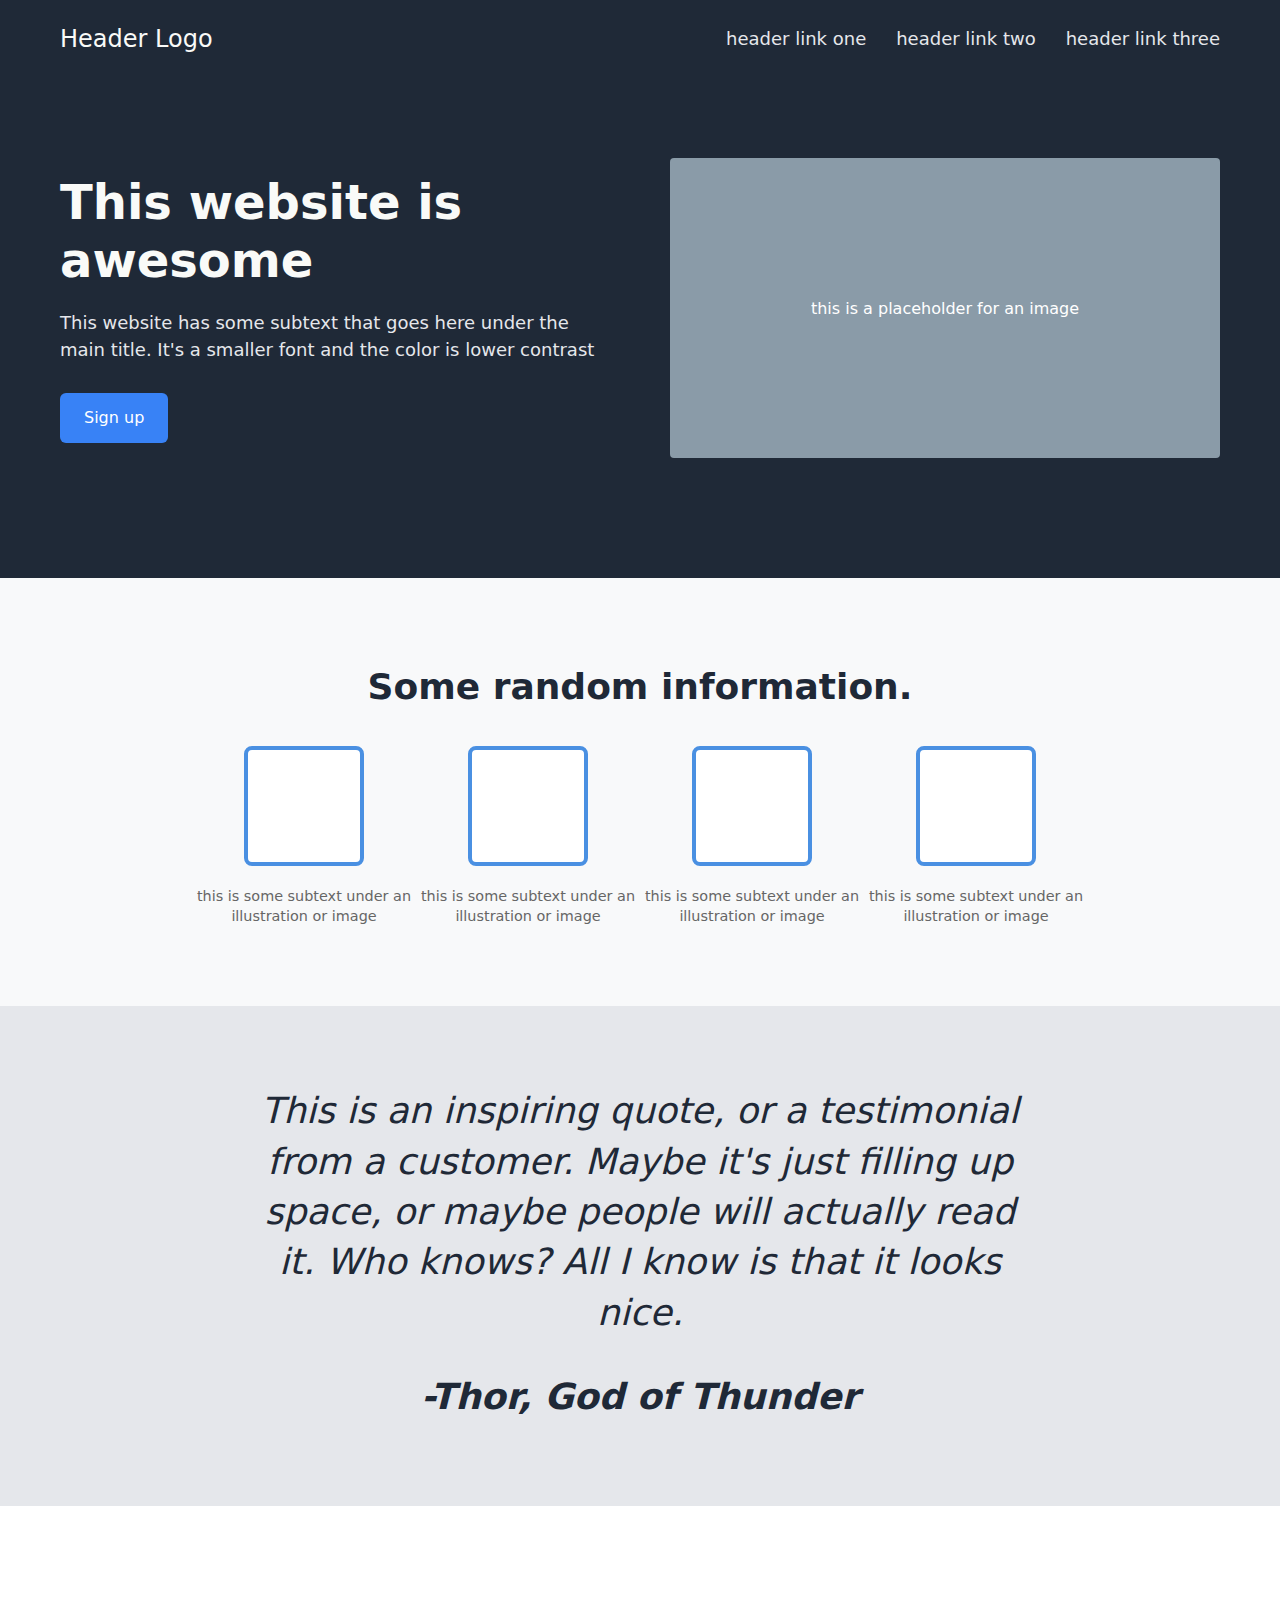
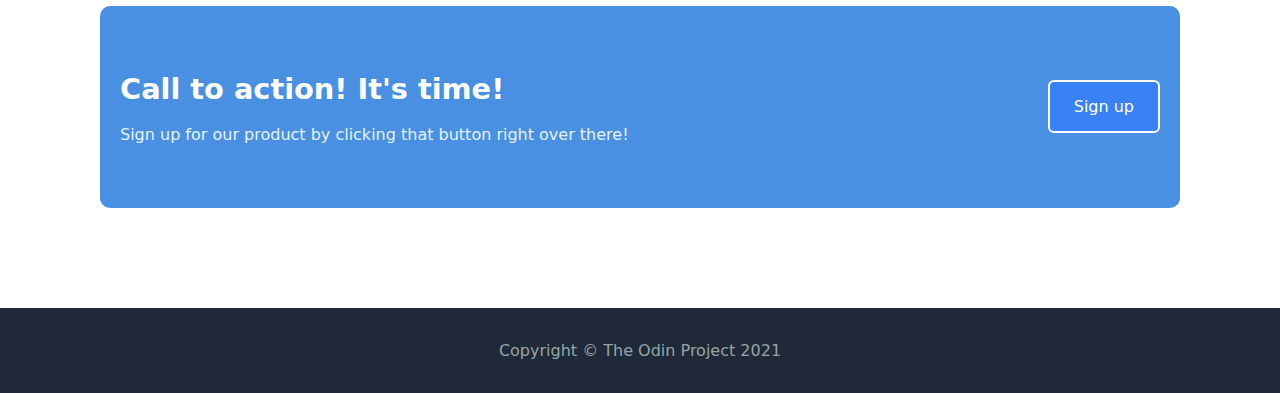
<file: Landing-page/index.html>
<!DOCTYPE html>
<html lang="en">
<head>
    <meta charset="UTF-8">
    <meta name="viewport" content="width=device-width, initial-scale=1.0">
    <title>Awesome Website</title>
    <link rel="stylesheet" href="style.css"/>
</head>
<body>

    <header class="header">
        <div class="header-container">
            <div class="logo">Header Logo</div>
            <nav class="nav-links">
                <a href="#">header link one</a>
                <a href="#">header link two</a>
                <a href="#">header link three</a>
            </nav>
        </div>
    </header>

    <section class="hero">
        <div class="hero-container">
            <div class="hero-content">
                <h1>This website is awesome</h1>
                <p>This website has some subtext that goes here under the main title. It's a smaller font and the color is lower contrast</p>
                <a href="#" class="btn-primary">Sign up</a>
            </div>
            <div class="hero-image">
                this is a placeholder for an image
            </div>
        </div>
    </section>

    <section class="features">
        <div class="features-container">
            <h2>Some random information.</h2>
            <div class="features-grid">
                <div class="feature-item">
                    <div class="feature-box"></div>
                    <p>this is some subtext under an illustration or image</p>
                </div>
                <div class="feature-item">
                    <div class="feature-box"></div>
                    <p>this is some subtext under an illustration or image</p>
                </div>
                <div class="feature-item">
                    <div class="feature-box"></div>
                    <p>this is some subtext under an illustration or image</p>
                </div>
                <div class="feature-item">
                    <div class="feature-box"></div>
                    <p>this is some subtext under an illustration or image</p>
                </div>
            </div>
        </div>
    </section>

    <section class="testimonial">
        <div class="testimonial-container">
            <blockquote class="testimonial-quote">
                This is an inspiring quote, or a testimonial from a customer. Maybe it's just filling up space, or maybe people will actually read it. Who knows? All I know is that it looks nice.
            </blockquote>
            <div class="testimonial-author">-Thor, God of Thunder</div>
        </div>
    </section>

    <section class="cta">
        <div class="cta-container">
            <div class="cta-content">
                <h3>Call to action! It's time!</h3>
                <p>Sign up for our product by clicking that button right over there!</p>
            </div>
            <a href="#" class="btn-secondary">Sign up</a>
        </div>
    </section>

    <footer class="footer">
        <div class="footer-container">
            <p>Copyright © The Odin Project 2021</p>
        </div>
    </footer>
    
</body>
</html>
</file>
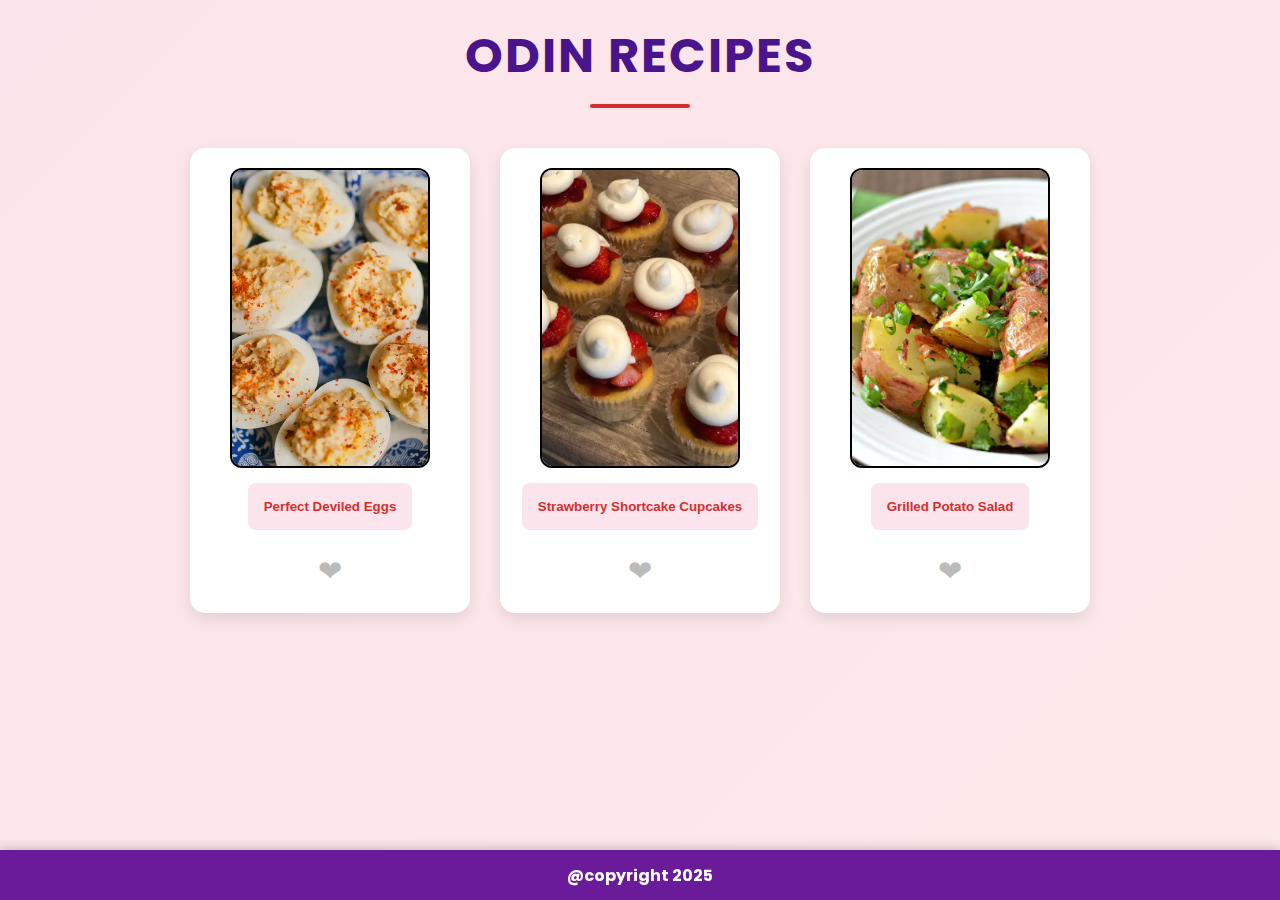
<file: odin-recipes/index.html>
<!DOCTYPE html>
<html lang="en">
<head>
    <meta charset="UTF-8">
    <meta name="viewport" content="width=device-width, initial-scale=1.0">
    <title>Project</title>
    <link rel="stylesheet" href="style.css">
</head>
<body>
    <h1 class="h1">Odin Recipes</h1>
    <ul class="main">

        <li>
            <a href="recipes/eggs.html">
                <img src="./recipes/egg.png" alt="Deviled Eggs">
                <button class="btn1">Perfect Deviled Eggs</button>
            </a>
            <div class="love-container">
                <input type="checkbox" id="love1">
                <label for="love1" class="love-btn">&#10084;</label>
                <span class="popup">Thanks for your love!</span>
            </div>
        </li>

        <li>
            <a href="recipes/cupcakes.html">
                <img src="./recipes/cupcakes.png" alt="Strawberry Cupcakes">
                <button class="btn1">Strawberry Shortcake Cupcakes</button>
            </a>
            <div class="love-container">
                <input type="checkbox" id="love2">
                <label for="love2" class="love-btn">&#10084;</label>
                <span class="popup">Thanks for your love!</span>
            </div>
        </li>

        <li>
            <a href="recipes/potato.html">
                <img src="./recipes/potato.png" alt="Grilled Potato Salad">
                <button class="btn1">Grilled Potato Salad</button>
            </a>
            <div class="love-container">
                <input type="checkbox" id="love3">
                <label for="love3" class="love-btn">&#10084;</label>
                <span class="popup">Thanks for your love!</span>
            </div>
        </li>

        <!-- <li>
            <a href="recipes/eggs.html">
                <img src="./recipes/egg.png" alt="Deviled Eggs">
                <button class="btn1">Perfect Deviled Eggs</button>
            </a>
            <div class="love-container">
                <input type="checkbox" id="love1">
                <label for="love1" class="love-btn">&#10084;</label>
                <span class="popup">Thanks for your love!</span>
            </div>
        </li>

        <li>
            <a href="recipes/cupcakes.html">
                <img src="./recipes/cupcakes.png" alt="Strawberry Cupcakes">
                <button class="btn1">Strawberry Shortcake Cupcakes</button>
            </a>
            <div class="love-container">
                <input type="checkbox" id="love2">
                <label for="love2" class="love-btn">&#10084;</label>
                <span class="popup">Thanks for your love!</span>
            </div>
        </li>

        <li>
            <a href="recipes/potato.html">
                <img src="./recipes/potato.png" alt="Grilled Potato Salad">
                <button class="btn1">Grilled Potato Salad</button>
            </a>
            <div class="love-container">
                <input type="checkbox" id="love3">
                <label for="love3" class="love-btn">&#10084;</label>
                <span class="popup">Thanks for your love!</span>
            </div>
        </li> -->

    </ul>   

    <footer class="cp">@copyright 2025</footer>
    
</body>
</html>
</file>
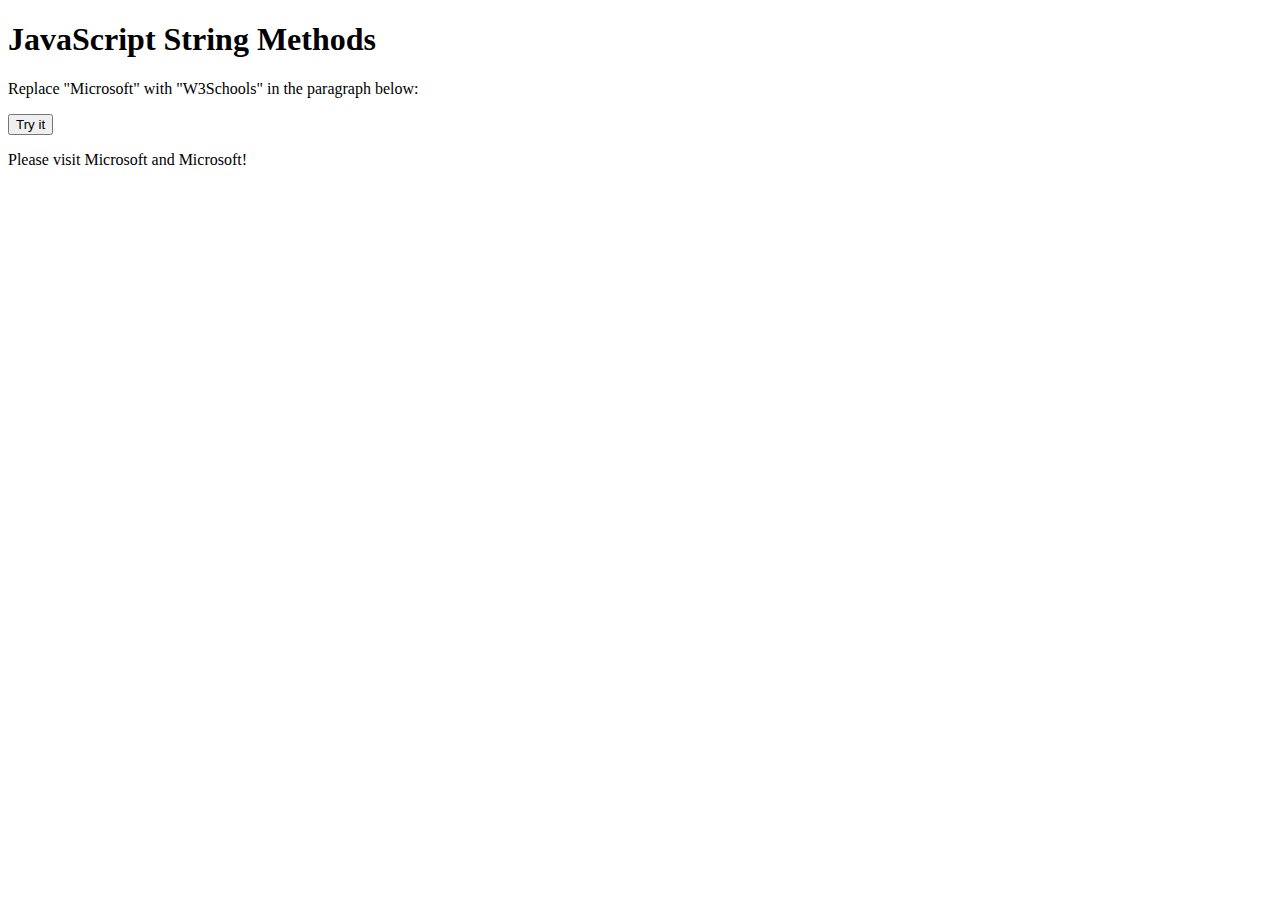
<file: JS Exercises/Assignments/index.html>
<!DOCTYPE html>
<html lang="en">
<head>
    <meta charset="UTF-8">
    <meta name="viewport" content="width=device-width, initial-scale=1.0">
    <title>JavaScript Assignment</title>
</head>
<body>

    <h1>JavaScript String Methods</h1>
    <p>Replace "Microsoft" with "W3Schools" in the paragraph below:</p>

    <button onclick="myFunction()">Try it</button>

    <p id="demo">Please visit Microsoft and Microsoft!</p>

    <script>

        // console.log(23+97);
        // console.log(54+23+67+89+10+20);
        // console.log( (4+6+9) / 77 );
        // let a = 10;
        // console.log(a);
        // a = 15;
        // console.log(a);
        // let b = 7 * a;
        // console.log(b);

        // Assignment 1
        // const max = 57;
        // const acutal = max - 13;
        // const percentage = acutal / max;
        // console.log(percentage);

        // Assignment 2
        // let name = 'John';
        // let admin = name;

        // alert(admin);

        // Assignment 3
        // const OurPlanetName = "Earth";
        // const CurrentUserName = "Pranav";

        // let x = 6;
        // let z = x ** 2;
        // console.log(z);

        // let x = 100/50*3;
        // console.log(x);

        // let x = 123;
        // let y = new Number(123);

        // console.log(x===y);

        // let myNumber = "74";
        // myNumber += 3;
        // myNumber = Number(myNumber) + 3;
        // console.log(myNumber);

        // Strings
        let text1 = "ABCDE|PRANAV";
        let text2 = "Please visit Microsoft and Microsoft";

        // let result = text1.replaceAll("ABCDE","EFGHI");
        // console.log(result)

        let result = text1.split("|");
        console.log(result);

        // let result = text2.repeat(2);
        // console.log(result);

        // let newtext = text2.replace("Mircrosoft","Pranav");
        // console.log(newtext);

        function myFunction() {
        let text = document.getElementById("demo").innerHTML; 
        document.getElementById("demo").innerHTML =
        text.replace("Microsoft","W3Schools");
        }

        // const originalString = "I like dogs because dogs are adorable!";
        // const newString = originalString.replaceAll("dogs", "cats");

        // console.log(originalString);
        // console.log(newString);  

        // let lw = text1.toLowerCase();
        // console.log(lw);
        
        // let text3 = text1.concat(" ", text2);
        // console.log(text3);

        // let fruits = "Apple,Banana,Orange";
        // let newtxt = fruits.slice(4,15);
        // let newtxt = fruits.substring(0,15);
        // let newtxt = fruits.substr(7,6);
        // console.log(newtxt);

        // let text = "5";

        // let padded = text.pad(5,"0"); padEnd, padStart.
        // console.log(padded)

        // let ans = text1.length;
        // console.log(ans);

        // let text4 = "    Namaste JS       ";
        // let tr = text4.trim();
        // console.log(tr);

        // let char = text1.charAt(1);
        // console.log(char);

        // let ch = text1.at(2);
        // console.log(ch);

        // let txt = text1[3];
        // console.log(txt);
            
    </script>
</body>
</html>
</file>
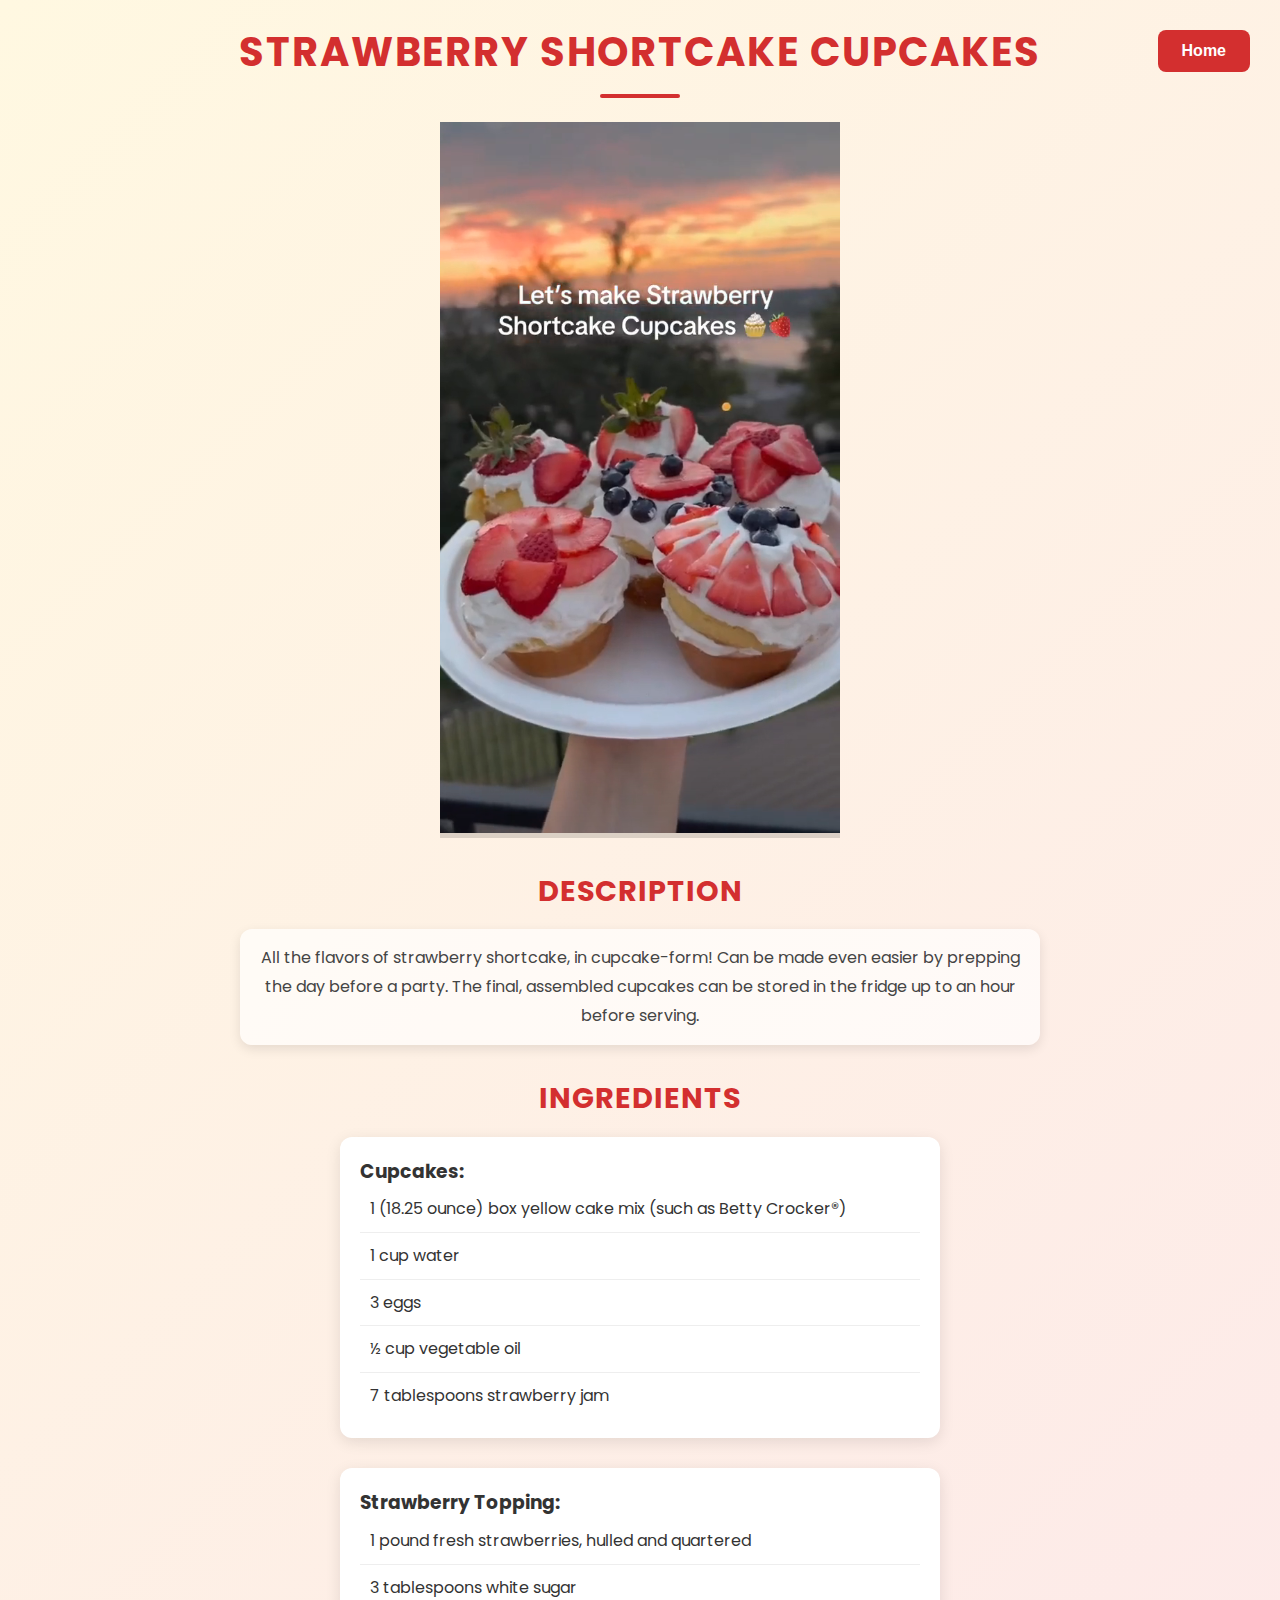
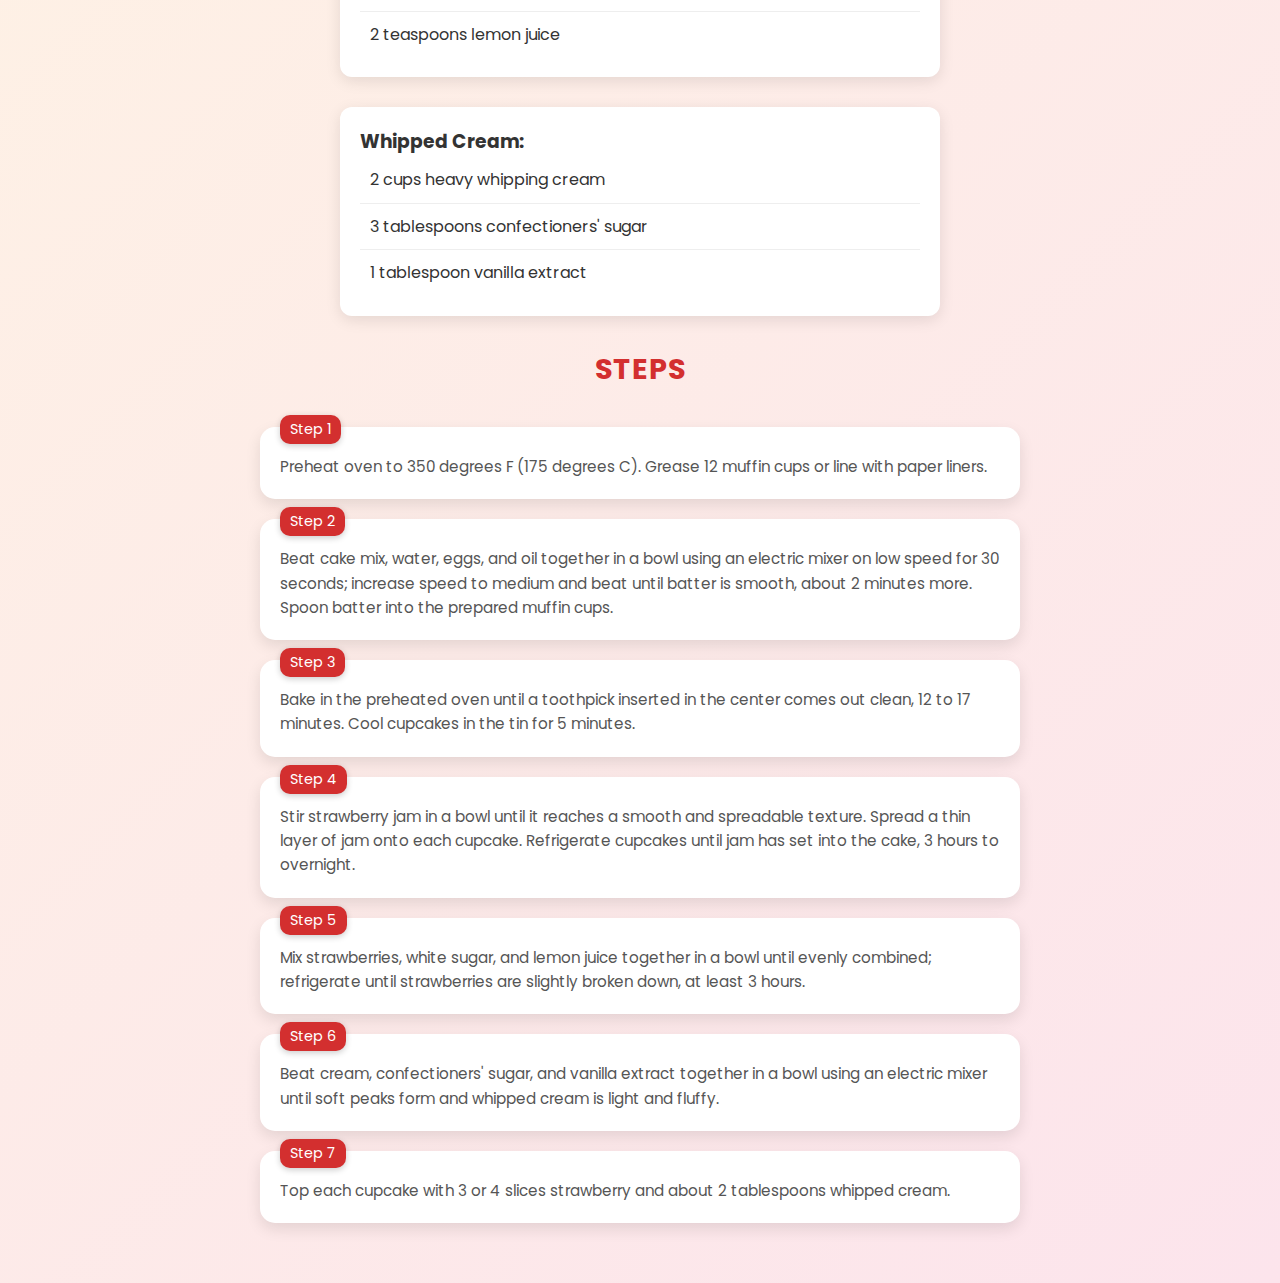
<file: odin-recipes/recipes/cupcakes.html>
<!DOCTYPE html>
<html lang="en">
  <head>
    <meta charset="UTF-8" />
    <meta name="viewport" content="width=device-width, initial-scale=1.0" />
    <title>Strawberry Shortcake Cupcakes</title>
    <link rel="stylesheet" href="style2.css" />
  </head>
  <body>

    <a href="../index.html">
      <button class="btn home-btn">Home</button>
    </a>

    <h1 class="h1">Strawberry Shortcake Cupcakes</h1>

    <video src="Cupcake(720p).mp4" controls autoplay muted loop class="v1"></video>

    <h2 class="h2">Description</h2>

    <p class="para">
      All the flavors of strawberry shortcake, in cupcake-form! Can be made even
      easier by prepping the day before a party. The final, assembled cupcakes
      can be stored in the fridge up to an hour before serving.
    </p>

    <h2 class="h2">Ingredients</h2>

    <ul class="main-1">
      <h3>Cupcakes:</h3>
      <li>1 (18.25 ounce) box yellow cake mix (such as Betty Crocker®)</li>
      <li>1 cup water</li>
      <li>3 eggs</li>
      <li>½ cup vegetable oil</li>
      <li>7 tablespoons strawberry jam</li>
    </ul>

    <ul class="main-1">
      <h3>Strawberry Topping:</h3>
      <li>1 pound fresh strawberries, hulled and quartered</li>
      <li>3 tablespoons white sugar</li>
      <li>2 teaspoons lemon juice</li>
    </ul>

    <ul class="main-1">
      <h3>Whipped Cream:</h3>
      <li>2 cups heavy whipping cream</li>
      <li>3 tablespoons confectioners' sugar</li>
      <li>1 tablespoon vanilla extract</li>
    </ul>

    <h2 class="h2">Steps</h2>
    <ol class="main-2">
      <li>
        <p>
          Preheat oven to 350 degrees F (175 degrees C). Grease 12 muffin cups
          or line with paper liners.
        </p>
      </li>
      <li>
        <p>
          Beat cake mix, water, eggs, and oil together in a bowl using an
          electric mixer on low speed for 30 seconds; increase speed to medium
          and beat until batter is smooth, about 2 minutes more. Spoon batter
          into the prepared muffin cups.
        </p>
      </li>
      <li>
        <p>
          Bake in the preheated oven until a toothpick inserted in the center
          comes out clean, 12 to 17 minutes. Cool cupcakes in the tin for 5
          minutes.
        </p>
      </li>
      <li>
        <p>
          Stir strawberry jam in a bowl until it reaches a smooth and spreadable
          texture. Spread a thin layer of jam onto each cupcake. Refrigerate
          cupcakes until jam has set into the cake, 3 hours to overnight.
        </p>
      </li>
      <li>
        <p>
          Mix strawberries, white sugar, and lemon juice together in a bowl
          until evenly combined; refrigerate until strawberries are slightly
          broken down, at least 3 hours.
        </p>
      </li>
      <li>
        <p>
          Beat cream, confectioners' sugar, and vanilla extract together in a
          bowl using an electric mixer until soft peaks form and whipped cream
          is light and fluffy.
        </p>    
      </li>
      <li>
        <p>
          Top each cupcake with 3 or 4 slices strawberry and about 2 tablespoons
          whipped cream.
        </p>
      </li>
    </ol>
    
  </body>
</html>
</file>
<file: Landing-page/style.css>
* {
  margin: 0;
  padding: 0;
  box-sizing: border-box;
}

body {
  font-family: system-ui, -apple-system, BlinkMacSystemFont, 'Segoe UI', Roboto, Oxygen, Ubuntu, Cantarell, 'Open Sans', 'Helvetica Neue', sans-serif;
  line-height: 1.6;
  color: #333;
}

.header {
  background-color: #1F2937;
  padding: 20px 0;
  color: white;
}

.header-container {
  max-width: 1200px;
  margin: 0 auto;
  padding: 0 20px;
  display: flex;
  justify-content: space-between;
  align-items: center;
}

.logo {
  font-size: 24px;
  color: #F9FAF8;
}

.nav-links {
  display: flex;
  gap: 30px;
}

.nav-links a {
  color: #E5E7EB;
  text-decoration: none;
  font-size: 18px;
  transition: color 0.3s ease;
}

.nav-links a:hover {
  color: white;
}

.hero {
  background-color: #1F2937;
  padding: 80px 0 120px;
  color: white;
}

.hero-container {
  max-width: 1200px;
  margin: 0 auto;
  padding: 0 20px;
  display: grid;
  grid-template-columns: 1fr 1fr;
  gap: 60px;
  align-items: center;
}

.hero-content h1 {
  font-size: 48px;
  font-weight: 900;
  margin-bottom: 20px;
  line-height: 1.2;
  color: #F9FAF8;
}

.hero-content p {
  font-size: 18px;
  color: #E5E7EB;
  margin-bottom: 30px;
  line-height: 1.5;
}

.btn-primary {
  background-color: #3882F6;
  color: white;
  padding: 12px 24px;
  border: none;
  border-radius: 6px;
  font-size: 1rem;
  cursor: pointer;
  text-decoration: none;
  display: inline-block;
  transition: background-color 0.3s ease;
}

/* .btn-primary:hover {
  background-color: #357abd;
} */

.hero-image {
  background-color: #8a9ba8;
  height: 300px;
  border-radius: 4px;
  display: flex;
  align-items: center;
  justify-content: center;
  color: white;
  font-size: 1rem;
}

.features {
  background-color: #f8f9fa;
  padding: 80px 0;
}

.features-container {
  max-width: 1200px;
  margin: 0 auto;
  padding: 0 20px;
  text-align: center;
}

.features h2 {
  font-size: 36px;
  color: #1F2937;
  font-weight: 900;
  margin-bottom: 30px;
}

.features-grid {
  display: grid;
  grid-template-columns: repeat(4, 14rem);
  justify-content: center;
  align-items: center;
}

.feature-item {
  text-align: center;
}

.feature-box {
  width: 120px;
  height: 120px;
  border: 4px solid #4a90e2;
  border-radius: 8px;
  margin: 0 auto 20px;
  background-color: white;
}

.feature-item p {
  color: #666;
  font-size: 0.9rem;
  line-height: 1.4;
}

.testimonial {
  background-color: #E5E7EB;
  padding: 80px 0;
}

.testimonial-container {
  max-width: 800px;
  margin: 0 auto;
  padding: 0 20px;
  text-align: center;
}

.testimonial-quote {
  font-size: 36px;
  font-style: italic;
  color: #1F2937;
  font-weight: 300;
  margin-bottom: 30px;
  line-height: 1.4;
}

.testimonial-author {
  font-size: 36px;
  color: #1F2937;
  font-weight: 600;
  font-style: italic;
}

.cta {
  background-color: #4a90e2;
  padding: 60px 0;
  color: white;
  margin: 100px;
  border-radius: 10px;
}

.cta-container {
  max-width: 1200px;
  margin: 0 auto;
  padding: 0 20px;
  display: flex;
  justify-content: space-between;
  align-items: center;
}

.cta-content h3 {
  font-size: 1.8rem;
  margin-bottom: 10px;
  font-weight: bold;
}

.cta-content p {
  font-size: 1rem;
  color: #e3f2fd;
}

.btn-secondary {
  background-color: #3882F6;
  color: white;
  padding: 12px 24px;
  border: 2px solid white;
  border-radius: 6px;
  font-size: 1rem;
  cursor: pointer;
  text-decoration: none;
  display: inline-block;
  transition: all 0.3s ease;
}

/* .btn-secondary:hover {
  background-color: white;
  color: #4a90e2;
} */

.footer {
  background-color: #1F2937;
  padding: 30px 0;
  color: #95a5a6;
  text-align: center;
}

.footer-container {
  max-width: 1200px;
  margin: 0 auto;
  padding: 0 20px;
}

@media (max-width: 768px) {
  .header-container {
    flex-direction: column;
    gap: 20px;
  }

  .nav-links {
    gap: 20px;
  }

  .hero-container {
    grid-template-columns: 1fr;
    gap: 40px;
    text-align: center;
  }

  .hero-content h1 {
    font-size: 2.2rem;
  }

  .features-grid {
    grid-template-columns: repeat(2, 1fr);
    gap: 30px;
  }

  .cta-container {
    flex-direction: column;
    gap: 30px;
    text-align: center;
  }

  .testimonial-quote {
    font-size: 1.3rem;
  }
}

@media (max-width: 480px) {
  .features-grid {
    grid-template-columns: 1fr;
  }

  .hero-content h1 {
    font-size: 1.8rem;
  }

  .features h2 {
    font-size: 2rem;
  }
}
</file>
<file: odin-recipes/style.css>
@import url('https://fonts.googleapis.com/css2?family=Poppins:wght@300;500;700&display=swap');

* {
  margin: 0;
  padding: 0;
  box-sizing: border-box;
}

body {
  font-family: 'Poppins', sans-serif;
  background: linear-gradient(135deg, #fce4ec, #fff8e1);
  background-size: 400% 400%;
  animation: gradientBG 12s ease infinite;
  display: flex;
  flex-direction: column;
  align-items: center;
  min-height: 100vh;
  padding: 20px;
}

@keyframes gradientBG {
  0% { background-position: 0% 50%; }
  50% { background-position: 100% 50%; }
  100% { background-position: 0% 50%; }
}

.h1 {
  font-size: 3rem;
  color: #4a148c;
  margin-bottom: 40px;
  text-align: center;
  text-transform: uppercase;
  letter-spacing: 2px;
  position: relative;
}

.h1::after {
  content: '';
  display: block;
  width: 100px;
  height: 4px;
  background: #d32f2f;
  margin: 12px auto 0;
  border-radius: 2px;
}

.main {
  display: grid;
  grid-template-columns: repeat(auto-fit, minmax(250px, 1fr));
  gap: 30px;
  list-style: none;
  width: 100%;
  max-width: 900px;
  padding: 0;
  margin-bottom: 50px;
}

.main li {
  background: #fff;
  border-radius: 15px;
  box-shadow: 0 6px 15px rgba(0,0,0,0.1);
  overflow: hidden;
  text-align: center;
}

.main li:hover {
  transform: translateY(-8px);
  box-shadow: 0 12px 25px rgba(0,0,0,0.15);
}

.main a {
  display: flex;
  flex-direction: column;
  align-items: center;
  padding: 20px;
  text-decoration: none;
  font-size: 1.2rem;
  font-weight: 500;
  color: #d32f2f;
}

.main img {
  width: 100%;
  max-width: 200px;
  height: 300px;
  border-radius: 12px;
  margin-bottom: 15px;
  transition: transform 0.3s ease;
  border: 2px solid black;
  object-fit: cover;
}

.main img :hover {
  transform: scale(1.05);
  box-shadow: 0 8px 20px rgba(0,0,0,0.2);
}

.btn1{
  padding: 16px;
  cursor: pointer;
  color: #d32f2f;
  background-color: #fce4ec;
  border: none;
  border-radius: 8px;
  font-weight: 600;
  transition: all 0.3s ease;
}

.btn1:hover {
  background-color: #d32f2f;
  color: #fff;
  transform: translateY(-3px);
  box-shadow: 0 5px 10px rgba(0,0,0,0.2);
}

.cp{
  position: fixed;
  left: 0;
  bottom: 0;
  width: 100%;
  height: 50px;
  font-weight: bold;
  background-color: #6a1b9a;
  color: #fff;
  display: flex;
  justify-content: center;
  align-items: center;
  box-shadow: 0 -2px 10px rgba(0,0,0,0.2);
  animation: footerGlow 3s infinite alternate;
}

@media (max-width: 600px) {
  .cp {
    position: static;
    margin-top: 20px;
    width: 100%;
  }
}

@keyframes footerGlow {
  from { background-color: #6a1b9a; }
  to { background-color: #8e24aa; }
}

.love-container {
  text-align: center;
  padding-bottom: 20px;
}

.love-container input {
  display: none;
}

.love-btn {
  font-size: 1.8rem;
  color: #bbb;
  cursor: pointer;
  transition: all 0.3s ease;
  vertical-align: middle;
}

.love-container input:checked + .love-btn {
  color: red;
  transform: scale(1.2);
}

.popup {
  display: none;
  margin-left: 8px;     
  font-size: 1rem;
  color: #d32f2f;
  vertical-align: middle;     
}

.love-container input:checked ~ .popup {
  display: inline-block;
  animation: fadeIn 0.3s ease-in-out;
}

@keyframes fadeIn {
  from { opacity: 0; transform: translateY(-5px); }
  to   { opacity: 1; transform: translateY(0); }
}
</file>
<file: odin-recipes/recipes/style2.css>
@import url('https://fonts.googleapis.com/css2?family=Poppins:wght@300;500;700&display=swap');

* {
  margin: 0;
  padding: 0;
  box-sizing: border-box;
}

body {
  font-family: 'Poppins', sans-serif;
  background: linear-gradient(135deg, #fff8e1, #fce4ec);
  color: #333;
  line-height: 1.6;
  padding: 20px;
}

.h1 {
  text-align: center;
  font-size: 2.5rem;
  margin-bottom: 20px;
  color: #d32f2f;
  text-transform: uppercase;
  letter-spacing: 2px;
  position: relative;
}

.h1::after {
  content: '';
  display: block;
  width: 80px;
  height: 4px;
  background: #d32f2f;
  margin: 10px auto 0;
  border-radius: 2px;
}

.v1{
  display: block;
  margin: 0 auto;
  width: 400px;
  height: 80vh;
}

@media (max-width: 600px) {
  .v1 {
    width: 100%;
    height: auto;
  }
}

.h2 {
  text-align: center;
  margin: 30px 0 15px;
  font-size: 1.8rem;
  color: #d32f2f;
  text-transform: uppercase;
  letter-spacing: 1px;
}

.para {
  max-width: 800px;
  margin: 0 auto 30px;
  font-size: 1rem;
  text-align: center;
  color: #444;
  line-height: 1.8;
  background: #ffffffaa;
  padding: 15px 20px;
  border-radius: 12px;
  box-shadow: 0 4px 12px rgba(0,0,0,0.1);
  transition: transform 0.3s ease;
}

.para:hover {
  transform: scale(1.02);
  box-shadow: 0 6px 18px rgba(0,0,0,0.2);
}


.main-1 {
  max-width: 600px;
  margin: 0 auto 30px;
  padding: 20px;
  list-style: none;
  background: #fff;
  border-radius: 12px;
  box-shadow: 0 4px 15px rgba(0,0,0,0.1);
}

.main-1:hover {
  transform: translateY(-5px);
  transition: all 0.3s ease;
}


.main-1 li {
  padding: 10px;
  border-bottom: 1px solid #eee;
  transition: background 0.3s ease;
}

.main-1 li:hover {
  background: #fce4ec;
  font-weight: 500;
  transform: translateX(5px);
}

.main-1 li:last-child {
  border-bottom: none;
}

.main-2 {
  max-width: 800px;
  margin: 0 auto;
  padding: 20px;
  counter-reset: step-counter;
}

.main-2 li {
  margin-bottom: 20px;
  padding: 20px;
  background: #fff;
  border-radius: 15px;
  box-shadow: 0 6px 15px rgba(0,0,0,0.1);
  transition: transform 0.3s ease, background 0.3s ease;
  list-style: none;
  position: relative;
}

.main-2 li:hover {
  transform: translateY(-5px);
}

.main-2 li::before {
  counter-increment: step-counter;
  content: "Step " counter(step-counter);
  position: absolute;
  top: -12px;
  left: 20px;
  background: #d32f2f;
  color: white;
  font-size: 0.9rem;
  padding: 3px 10px;
  border-radius: 10px;
  box-shadow: 0 2px 6px rgba(0,0,0,0.2);
}

.main-2 p {
  margin-top: 8px;
  font-size: 0.95rem;
  color: #555;
}

.home-btn {
  position: fixed;
  top: 30px;
  right: 30px;
  padding: 12px 24px;
  background-color: #d32f2f;
  color: white;
  font-size: 1rem;
  font-weight: 600;
  border: none;
  border-radius: 8px;
  cursor: pointer;
  transition: all 0.3s ease;
  z-index: 1000;
}

.home-btn:hover {
  background-color: #b71c1c;
  transform: scale(1.05);
  box-shadow: 0 4px 10px rgba(0,0,0,0.2);
} 

a{
  text-decoration: none;
}
</file>
